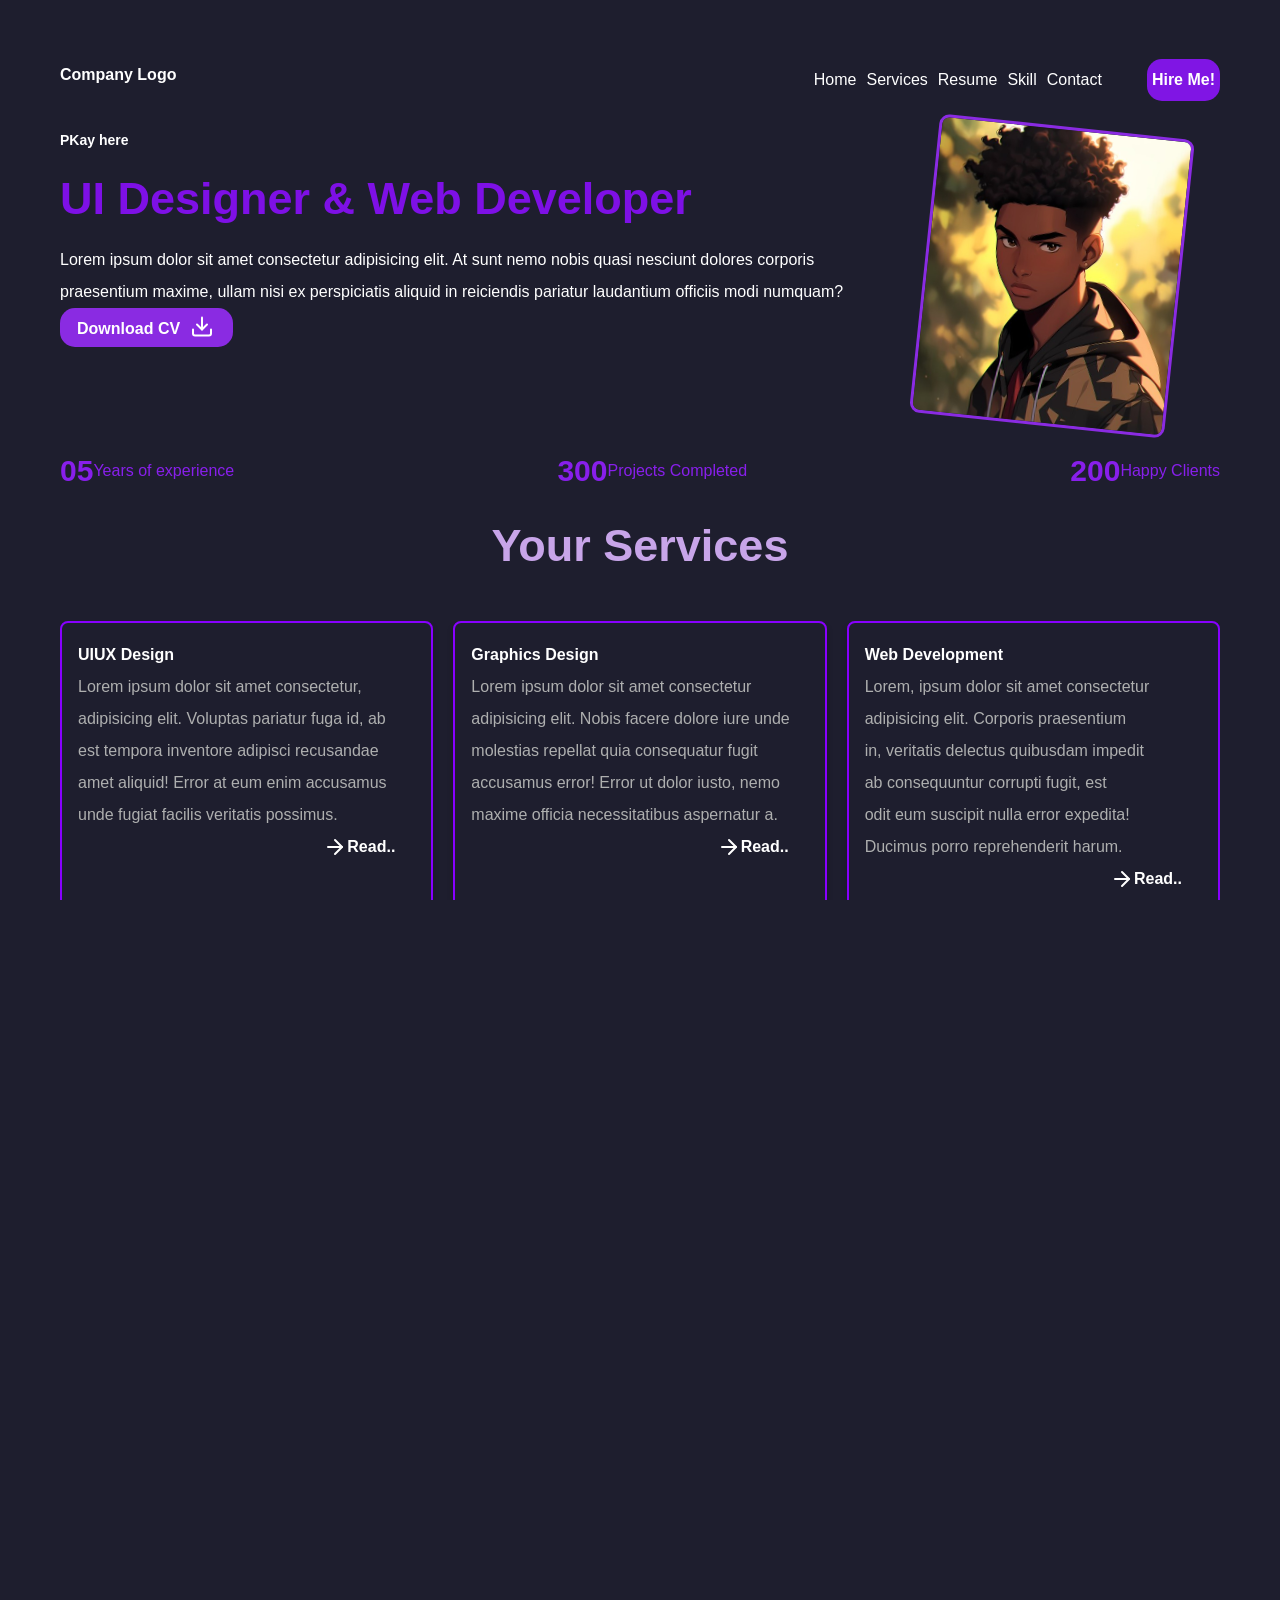
<file: portfolio.html>
<!DOCTYPE html>
<html lang="en">
<head>
    <meta charset="UTF-8">
    <meta name="viewport" content="width=device-width, initial-scale=1.0">
    <title>Portfolio</title>
    <link rel="stylesheet" href="css/index.css">

</head>
<body>
    <section class="container">
        <section class="top-fifth">
            <div class="header">
                <p class="h-left">Company Logo</p>
                <div class="h-right">
                    <ul>
                        <li>Home</li>
                        <li>Services</li>
                        <li>Resume</li>
                        <li>Skill</li>
                        <li>Contact</li>
                        <li class="hire-me">Hire Me!</li>
                    </ul>
                </div>
                               
            </div>
            <div class="top-body">
                <div class="top-body-profile">
                    <div class="intro">
                        <P class="intro-name">PKay here</P>
                        <p class="job-title">UI Designer & Web Developer</p>
                        <p class="job-description">Lorem ipsum dolor sit amet consectetur adipisicing elit. At sunt nemo nobis quasi nesciunt dolores corporis praesentium maxime, ullam nisi ex perspiciatis aliquid in reiciendis pariatur laudantium officiis modi numquam?</p>
                        <div class="download">
                            <p class="download-text">Download CV</p>
                            <img src="images/download white.svg" alt="#" class="download-logo">
                        </div><br><br>
                    </div>
                    
                    <img src="images/b profile.jpg" alt="profile" class="profile-pic" width="300" height="300">
                </div>
                <!--<div class="intro">
                    <P class="intro-name">PKay here</P>
                    <p class="job-title">UI Designer & Web Developer</p>
                    <p class="job-description">Lorem ipsum dolor sit amet consectetur adipisicing elit. At sunt nemo nobis quasi nesciunt dolores corporis praesentium maxime, ullam nisi ex perspiciatis aliquid in reiciendis pariatur laudantium officiis modi numquam?</p>
                    <div class="download">
                        <p class="download-text">Download CV</p>
                        <img src="" alt="#" class="download-logo">
                    </div><br><br>
                </div>-->
                <div class="top-footer">
                    <div class="experience">
                        <p class="xp-years">05</p>
                        <p>Years of experience</p>
                    </div>
                    <div class="projects">
                        <p class="completed-no">300</p>
                        <p>Projects Completed</p>
                    </div>
                    <div class="happy-clients">
                        <p class="client-no">200</p>
                        <p>Happy Clients</p>
                    </div>
                </div>                  

                <!--<img src="images/b profile.jpg" alt="profile" class="profile-pic" width="300" height="300">-->
            </div>

        </section>
        <section class="second-fifth">
            <div class="services-title">
                <p>Your Services</p>
            </div>
            <div class="services-content">
                <div class="top-section">
                    <div class="top-blocks">
                        <p class="services-heading">UIUX Design</p>
                        <p class="top-blocks-body">Lorem ipsum dolor sit amet consectetur, adipisicing elit. Voluptas pariatur fuga id, ab est tempora inventore adipisci recusandae amet aliquid! Error at eum enim accusamus unde fugiat facilis veritatis possimus.</p>
                        <div class="services-footer">
                            <img src="images/arrow-right.svg" alt="arrow" class="arrow">
                            <p class="read">Read..</p>
                        </div>
                    </div>
                    <div class="top-blocks">
                        <p class="services-heading">Graphics Design</p>
                        <p class="top-blocks-body">Lorem ipsum dolor sit amet consectetur adipisicing elit. Nobis facere dolore iure unde molestias repellat quia consequatur fugit accusamus error! Error ut dolor iusto, nemo maxime officia necessitatibus aspernatur a.</p>
                        <div class="services-footer">
                            <img src="images/arrow-right.svg" alt="arrow">
                            <p class="read">Read..</p>   
                        </div>
                    </div>
                    <div class="top-blocks">
                        <p class="services-heading">Web Development</p>
                        <p class="top-blocks-body">Lorem, ipsum dolor sit amet consectetur adipisicing elit. Corporis praesentium in, veritatis delectus quibusdam impedit ab consequuntur corrupti fugit, est odit eum suscipit nulla error expedita! Ducimus porro reprehenderit harum.</p>
                        <div class="services-footer">
                            <img src="images/arrow-right.svg" alt="arrow">
                            <p class="read">Read..</p>  
                        </div>
                    </div>
                </div>
                <div class="bottom-section">
                    <div class="top-blocks">
                        <p class="services-heading">Web Design</p>
                        <p class="top-blocks-body">Lorem ipsum dolor sit amet consectetur, adipisicing elit. Voluptas pariatur fuga id, ab est tempora inventore adipisci recusandae amet aliquid! Error at eum enim accusamus unde fugiat facilis veritatis possimus.</p>
                        <div class="services-footer">
                            <img src="images/arrow-right.svg" alt="arrow" class="arrow">
                            <p class="read">Read..</p>
                        </div>
                    </div>
                    <div class="top-blocks">
                        <p class="services-heading">WP Development</p>
                        <p class="top-blocks-body">Lorem ipsum dolor sit amet consectetur adipisicing elit. Nobis facere dolore iure unde molestias repellat quia consequatur fugit accusamus error! Error ut dolor iusto, nemo maxime officia necessitatibus aspernatur a.</p>
                        <div class="services-footer">
                            <img src="images/arrow-right.svg" alt="arrow">
                            <p class="read">Read..</p>   
                        </div>
                    </div>
                    <div class="top-blocks">
                        <p class="services-heading">SEO</p>
                        <p class="top-blocks-body">Lorem, ipsum dolor sit amet consectetur adipisicing elit. Corporis praesentium in, veritatis delectus quibusdam impedit ab consequuntur corrupti fugit, est odit eum suscipit nulla error expedita! Ducimus porro reprehenderit harum.</p>
                        <div class="services-footer">
                            <img src="images/arrow-right.svg" alt="arrow">
                            <p class="read">Read..</p>  
                        </div>
                    </div>
                </div>
            </div>
        </section>
        <section class="third-fifth">
            <div class="third-left">
                <p class="third-title"> My Experience</p>
                <div class="present">
                    <p class="l-blocks">2024-Present</p>
                    <p class="main">UIUX Designer</p>
                    <p class="l-bottom">Ostad,Dhaka</p>
                </div>
                <div class="year-ago">
                    <p class="l-blocks-2">2023-2024</p>
                    <p class="main">Web Developer</p>
                    <p class="l-bottom">Ostad,Dhaka</p>
                </div>
                <div class="year-ago">
                    <p class="l-blocks-2">2023-2024</p>
                    <p class="main">Web Designer</p>
                    <p class="l-bottom">Creative IT,Dhaka</p>
                </div>
            </div>
            <div class="third-right">
                <p class="third-title"> My Education</p>
                <div class="year-ago">
                    <p class="l-blocks">2024-Present</p>
                    <p class="main">BSc in CSE</p>
                    <p class="l-bottom">NWU,Khulna</p>
                </div>
                <div class="year-ago">
                    <p class="l-blocks-2">2016-2017</p>
                    <p class="main">HSC</p>
                    <p class="l-bottom">Joshep's High School,Khulna</p>
                </div>
                <div class="present">
                    <p class="l-blocks-2">2023-2024</p>
                    <p class="main">Web Designer</p>
                    <p class="left-bottom">Creative IT,Dhaka</p>
                </div>
            </div>
        </section>
        <section class="fourth-fifth">
            <div class="fourth-top">
                <p class="skills-title">My Skills</p>
                <p class="skills-body">Lorem ipsum dolor sit amet consectetur adipisicing elit. Unde fugiat hic ducimus recusandae perferendis voluptate quidem delectus, ad dignissimos, laborum fuga similique a ex voluptates? Quaerat ullam cupiditate quisquam minima?</p>
            </div>
            <div class="fourth-middle">
                <div class="logos">
                    <img src="images/figma2.webp" alt="Figma" class="figmaimg" height="60" width="60">
                    <p class="percentage">98%</p>
                </div>
                <div class="logos">
                    <img src="images/sketch.png" alt="Sketch" class="sketchimg" height="60" width="60">
                    <p class="percentage">90%</p>
                </div>
                <div class="logos">
                    <img src="images/adobe xd.png" alt="Adobe XD" class="adobeimg" height="60" width="60">
                    <p class="percentage">92%</p>
                </div>
                <div class="logos">
                    <img src="images/wordpress4.jpg" alt="WordPress" class="wordpressimg" height="60" width="60">
                    <p class="percentage">98%</p>
                </div>
                <div class="logos">
                    <img src="images/react2.png" alt="React" class="reactimg" height="60" width="60">
                    <p class="percentage">85%</p>
                </div>
                <div class="logos">
                    <img src="images/javascript.png" alt="JavaScriptimg" class="javascript" height="60" width="60">
                    <p class="percentage">80%</p>
                </div>
                </div>
            </div>
            <div class="fourth-bottom">
                <p class="figma">Figma</p>
                <p class="sketch">Sketch</p>
                <p class="adobe">Adobe XD</p>
                <p class="wordpress">WordPress</p>
                <p class="react">React</p>
                <p class="java">JavaScript</p>

            </div>
        </section>
        <section class="bottom-fifth">
            <div class="b-fifth-left">
                <div class="b-top">
                    <h2 class="work-together">Let's work together!</h2>
                    <p class="work-body">Lorem ipsum dolor sit amet consectetur adipisicing elit. Cumque impedit fugiat earum .</p><br>
                </div>
                <div class="b-bottom">
                    <form class="form">
                        <div class="name">
                            <input type="text" placeholder="First Name" class="form-box">
                            <input type="text" placeholder="Last Name" class="form-box">
                        </div>
                        <div class="contact">
                            <input type="text" placeholder="E-mail" class="form-box">
                            <input type="text" placeholder="Phone Number" class="form-box">
                        </div>
                        <div class="message">
                            <input type="text" placeholder="Message" class="message-box">
                        </div>                      
                        
                        <input type="button" value="Submit" class="submit">
                    </form>

                </div>
                
                
            </div>
            <div class="b-fifth-right">
                <div class="phone-info">
                    <img src="images/phone-call.svg" alt="phone" class="phone" height="20" width="20">
                    <p class="number">+1(123) 236 7896</p><br><br>
                </div>
                <div class="mail-info">
                    <img src="images/mail.svg" alt="email" class="mail-img" height="20" width="20">
                    <p class="mail">pankyymoah@gmail.com</p><br><br>
                </div>
                <div class="location">
                    <img src="images/map-pin.svg" alt="loc" class="loc" height="20" width="20">
                    <p class="area">Edlorm,Amrahia</p>
                </div>
            </div>
        </section>
    </section>
    
</body>
</html>
</file>
<file: css/index.css>
html, body {
  max-width: 100%;
  overflow-x: hidden;
  overflow-y: auto;
  height: 100%;
}


* {
    margin: 0;
    padding: 0;
    box-sizing: border-box;
}


body {
    font-family: 'Poppins', sans-serif;
    background-color: #1e1e2e;
    color: #fff;
    /* line-height: 1.6; */
    line-height: 2.0;
    display: flex;
    flex-direction: column;
     padding: 35px 40px;
    /* gap: 35px; */
     /* gap: 65px; */
    /* padding: 20px 40px; */
}

.container,
.top-body-profile,
.profile-pic,
.top-section,
.top-blocks {
  max-width: 100%;
  box-sizing: border-box;
}


.container{
    width: 100%;
    max-width: 1200px;
    height: auto; /* Remove fixed height */
     margin:0 auto;
     padding: 20px;
     /* gap: 30px; */

}

/* .watermark{
    color: rgb(255, 250, 243);
} */
.top-fifth{
    display: flex;
    flex-direction: column;
    gap:25px;
    margin-top:4px;
}
.header{
    display: flex;
    justify-content: space-between;
}
.h-left{
    font-weight: bold;
}
.h-right ul{
    display: flex;
    list-style: none;
}
.h-right ul li{
    padding: 5px;
}
.hire-me{
    background-color: rgb(128, 21, 228);
    border-radius: 15px;
    /*border: 1px solid white;*/
    font-weight: bold;
    margin-left: 40px;
    width: 35%;
}
.top-body{
    display: flex;
    flex-direction: column;
    gap: 15px;
}
.top-body-profile{
    display: flex;
    /* flex: 1;
    flex-wrap: wrap; */
    /* gap: 30px; */
}
.intro{
    justify-content: center;
    
}
.intro-name{
    font-weight: bold;
    font-size:14px;
}

.job-title{
    color: rgb(126, 16, 230);
    font-weight: bold;
    font-size: 45px;
    /* max-width: 50%; */
}
.job-description{
    text-wrap:balance;
    /* max-width:65%; */
    /* text-align: justify; */
    /* word-break: break-word;
    overflow-wrap: break-word; */
    ;
}
.download{
    display: flex;
    background-color: blueviolet;
    border-radius: 15px;
    max-width: 20%;
    padding: 2px;
    /*justify-content: center;*/
}
.download-text{
    margin-left:15px;
    margin-top:3px;
    font-weight: bold;
}
.download-logo{
    margin-left:10px;
    margin-top: 3px;
    margin-bottom: 5px;
}
.profile-pic{
    margin-right:40px;  
    border-radius:10px;
    rotate:6deg; 
    border: 3px solid blueviolet;
}
.top-footer{
    display: flex;
    justify-content: space-between;
    color: rgb(136, 31, 235);
    
}
.experience{
    display: flex;
    align-items: center;
}
.xp-years{
    font-weight:bold;
    font-size:30px;
    
}
.projects{
    display: flex;
    align-items: center;
}
.completed-no{
    font-weight:bold;
    font-size:30px   
}
.happy-clients{
    display: flex;
    align-items: center;  
}
.client-no{
    font-weight:bold;
    font-size:30px   
}
.second-fifth{
    display: flex;
    flex-direction: column;
    gap: 30px;
    align-items: center;
}
.services-title{
    font-weight: bold;
    font-size: 45px;
    text-align: center;
    color: rgb(200, 165, 233);

}
.services-content{
    display: flex;
    flex-direction: column;
    gap:20px;
}
.top-section{
    /* justify-content: space-between;
    gap:15px; */
    display: flex;
    flex-wrap: wrap;
    gap: 20px;
    max-width: 100%;
    overflow-x: hidden;
}
.top-blocks{
    border: 4px solid blueviolet;
    /* border-radius: 15px; */
    /* padding-left: 10px; */
    /* width: 400px; */
    /* border: 1px solid #333; */
    /* padding: 20px; */
    /* border-radius: 10px; */
    box-shadow: 0 4px 6px rgba(0,0,0,0.2);
    flex: 1 1 300px; /* allows responsive wrapping */
    /* min-width: 280px;
    max-width: 100%; */
    box-sizing: border-box;
    width: 100%;
    max-width: 100%;
    overflow-wrap: break-word;
    word-wrap: break-word;
    word-break: break-word;
    padding: 16px;
    border: 2px solid #8800ff;
    border-radius: 8px;
    margin-bottom: 20px;


    
}

.top-blocks:hover {
      transform: scale(1.02);
      transition: transform 0.2s ease-in-out;
    }
    
    a:hover {
     text-decoration: underline;
   }
.services-heading{
    font-weight: bold;
}
.top-blocks-body{
    color: rgb(174, 175, 175);
    text-wrap:balance;
}
.services-footer{
    display: flex;
    /*padding-left: 200px;*/
    justify-content: flex-end;
    padding-right: 20px;
}
/*.arrow{

}*/
.read{
    font-weight: bold;
}
.bottom-section{
    /* display: flex; */
    /* justify-content: space-between; */
    /* gap:15px; */
     display: flex;
    flex-wrap: wrap;
    gap: 20px;
    max-width: 100%;
    overflow-x: hidden;
}
.third-fifth{
    display: flex;
    gap:20px;
    justify-content: space-between;
    /* justify-content: center; */
}
.third-left{
    display: flex;
    flex-direction: column;
    width: 48%;
    gap: 15px;
    /* height: 500px; */
}
.third-title{
    font-weight: bold;
    color: rgb(97, 17, 172);
    font-size: 30px;
}
.present{
    display: flex;
    flex-direction: column;
    /* border-radius: 15px; */
    background-color: rgb(82, 11, 148);
    /* padding: 20px; */
    width: 100%;
    max-width: 100%;
    overflow-wrap: break-word;
    word-wrap: break-word;
    word-break: break-word;
    padding: 16px;
    /* border: 2px solid #8800ff; */
    border-radius: 8px;
    margin-bottom: 20px;

}
.l-blocks{
    font-weight: bold;
}
.main{
    font-size: 27px;
    font-weight: bold;

}
/*.l-bottom{

}*/
.year-ago{
    display: flex;
    flex-direction: column;
    /* border-radius: 15px; */
    background-color: rgb(50, 1, 95);
    /* padding: 20px; */
    width: 100%;
    max-width: 100%;
    overflow-wrap: break-word;
    word-wrap: break-word;
    word-break: break-word;
    padding: 16px;
    /* border: 2px solid #8800ff; */
    border-radius: 8px;
    margin-bottom: 20px;

}
.top-blocks p,
.top-blocks a,
.top-blocks span {
  word-break: break-word;
  overflow-wrap: break-word;
}
.present p,
.present a,
.present span {
  word-break: break-word;
  overflow-wrap: break-word;
}
.year-ago p,
.year-ago a,
.year-ago span {
  word-break: break-word;
  overflow-wrap: break-word;
}
.l-blocks-2{
    font-weight: bold;
    color: rgb(112, 8, 209);
}
.third-right{
    display: flex;
    flex-direction: column;
    width: 48%;
    gap: 15px;

}
.fourth-fifth{
    display: flex;
    flex-direction: column;
    gap:15px;
}
.fourth-top{
    justify-content: center;
}
.skills-title{
    font-size: 37px;
    color: rgb(199, 160, 235);
    /* padding-left: 470px; */
    font-weight: bold;
    text-align: center;
}
.skills-body{
    justify-content: center;
    text-align: center;
    word-break: break-word;
    overflow-wrap: break-word;
    
}
.fourth-middle{
    display: flex;
    gap:15px;
    justify-content: space-between;
}
.logos{
    display: flex;
    flex-direction: column;
    border-radius: 3px;
    background-color: rgb(28, 1, 53);
    height: 120px;
    width:120px;
    gap:10px;
    align-items: center;
    padding-top: 15px;
}
.percentage{
    font-weight: bold;
    font-size: 25px;
}
.fourth-bottom{
    display: flex;
    gap:15px;
    font-weight: bold;
    justify-content: space-between;
    margin-left: 30px;   
}

.sketch{
    margin-left: 15px;
    
}
.adobe{
    margin-left: 15px;
}
.wordpress{
    margin-right: 10px;

}
.react{
    margin-right: 10px;
}
.java{
    margin-right: 10px;
}
.bottom-fifth{
    display: flex;
    gap:9px;
    justify-content: space-between;
}
.b-fifth-left{
    display: flex;
    flex-direction: column;
    border-radius: 15px;
    padding: 15px;
    border: 1px solid blueviolet;
    width:400px;
    height:400px;
}
/*.b-top{

}*/
.work-together{
    font-weight: bold;
    font-size: 30px;
}
/*.work-body{

}*/
.b-botom{
    display: flex;
    flex-direction: column;
    padding: 10px;
}
.form{
    justify-content: center;  
    gap:30px;
}
.name{
    display: flex;
    gap:15px;
    height:40px;
}
.contact{
    display: flex;
    gap:15px;
    margin-top: 15px;
    height:40px;
}
.form-box{
    border: 1px solid blueviolet;
    border-radius: 15px;
    background-color:  #1e1e2e;
    color: blueviolet;
    padding-left: 20px;
    font-size: 15px;
    width:50%;
    
    
}
.message-box{
    border: 1px solid blueviolet;
    border-radius: 15px;
    background-color:  #1e1e2e;
    color: blueviolet;
    padding-left: 20px;
    height: 90px;
    margin-top: 15px;
    width:100%;
    font-size: 15px;
}
.submit{
    border-radius: 9px;
    background-color: blueviolet;
    color: white;
    margin-top: 15px;
    height: 30px;
    width: 30%;
    font-size: 15px;
    font-weight: bold;

}
.b-fifth-right{
    display: flex;
    flex-direction: column;
    padding-right: 60px;
    padding-top: 190px;
    justify-content: center;
    height:200px;
    font-size: 20px;
    justify-content: space-between;
    
}
.phone-info{
    display: flex;
    gap:15px;
   
}
/*.phone{
    border-radius: 30px;
    background-color: blueviolet;
}*/
.mail-info{
    display: flex;
    gap:15px;


}
.location{
    display: flex;
    gap:15px;


}

/* @media (max-width: 1080px) {
    body{
        background-color: #fff;
        padding: 10px;
    }
    .container {
        padding-left: 3px;
        padding-right: 3px;
        max-width: 1080px;
        width: 100%;
    }
    .top-fifth{
        display: flex;
        flex-direction: column; 
        gap:10px;
        margin-top:4px;
    }
    .header{
        display: flex;
        justify-content: space-between; 
         flex-wrap: wrap;
        gap: 5px;

    }
    .h-right{
        margin-left: 5px;

    }
    .h-right ul{
        display: flex;
        list-style: none;
        
    }
} */

/* @media (max-width: 1080px) {
  body {
    padding: 10px;
  }

  .container {
    padding: 10px;
    height: auto; 
    width: 100%;
  }

  .top-body-profile {
    flex-direction: column;
    align-items: center;
    gap: 20px;
  }

  .profile-pic {
    width: 80%;
    height: auto;
    margin: 0 auto;
    transform: none;
    rotate: 0deg;
    display: block;
    max-width: 300px;
  }

  .job-title,
  .job-description {
    max-width: 100%;
    text-align: center;
  }

  .top-section {
    flex-direction: column;
    gap: 20px;
  }

  .top-blocks {
    width: 100%;
    padding: 15px;
  }

  .about-section {
    padding: 20px 10px;
    font-size: 1rem;
    text-align: center;
  }

  .education-section,
  .contact-section {
    padding: 20px 10px;
    font-size: 1rem;
    text-align: center;
  }

  .project-title {
    font-size: 1.2rem;
  }

  .job-title h1 {
    font-size: 1.5rem;
  }

  .job-title h3 {
    font-size: 1rem;
  }

  .job-description p {
    font-size: 0.95rem;
  }

  a {
    font-size: 1rem;
  }

  .logo {
    width: 40px;
    height: 40px;
  }

  footer {
    text-align: center;
    font-size: 0.9rem;
    margin-top: 30px;
  }
} */

@media (max-width: 1080px) {
  .top-section {
    flex-direction: column;
    /* align-items: center; */
    align-items: stretch;
  }

   .bottom-section {
    flex-direction: row;
    /* align-items: center; */
    align-items: stretch;
  }
   
  .job-title{
     max-width: 100%; 
    /* text-align:justify; */
    font-size: 20px;
    /* word-break: break-word;
    overflow-wrap: break-word; */
  }

  .services-title{
    font-size: 20px;
  }

  .skills-title{
     font-size: 20px;
  }

  .job-description{
   text-align: justify;
    
}

  .top-blocks {
    width: 100%;
  }

  .top-body-profile {
    flex-direction: column;
    /* align-items: center; */
    align-items: stretch;
    text-align: center;
  }

  .profile-pic {
    max-width: 100%;
    height: auto;
    transform: none;
    rotate: 0deg;
    /* align-self: center; */
  }

   body {
    padding: 20px;
  }
  
  .main{
    font-size: smaller;
    font-weight: bold;

}
 .l-bottom{
    font-size: smaller;
 }
 .left-bottom{
    font-size: smaller;
 }
 
  .skills-body{
    justify-content: center;
    text-align: center;
    word-break: break-word;
    overflow-wrap: break-word;
    
}
 .number{
  font-size: smaller;
 }
 .mail{
  font-size: smaller;
 }
 .area{
  font-size: smaller;
 }
 .phone{
    height: 15px;
    width: 15px;
    
 }
 .mail-img{
    height: 15px;
    width: 15px;
    
 }
 .loc{
    height: 15px;
    width: 15px;
    
 }
}
</file>
